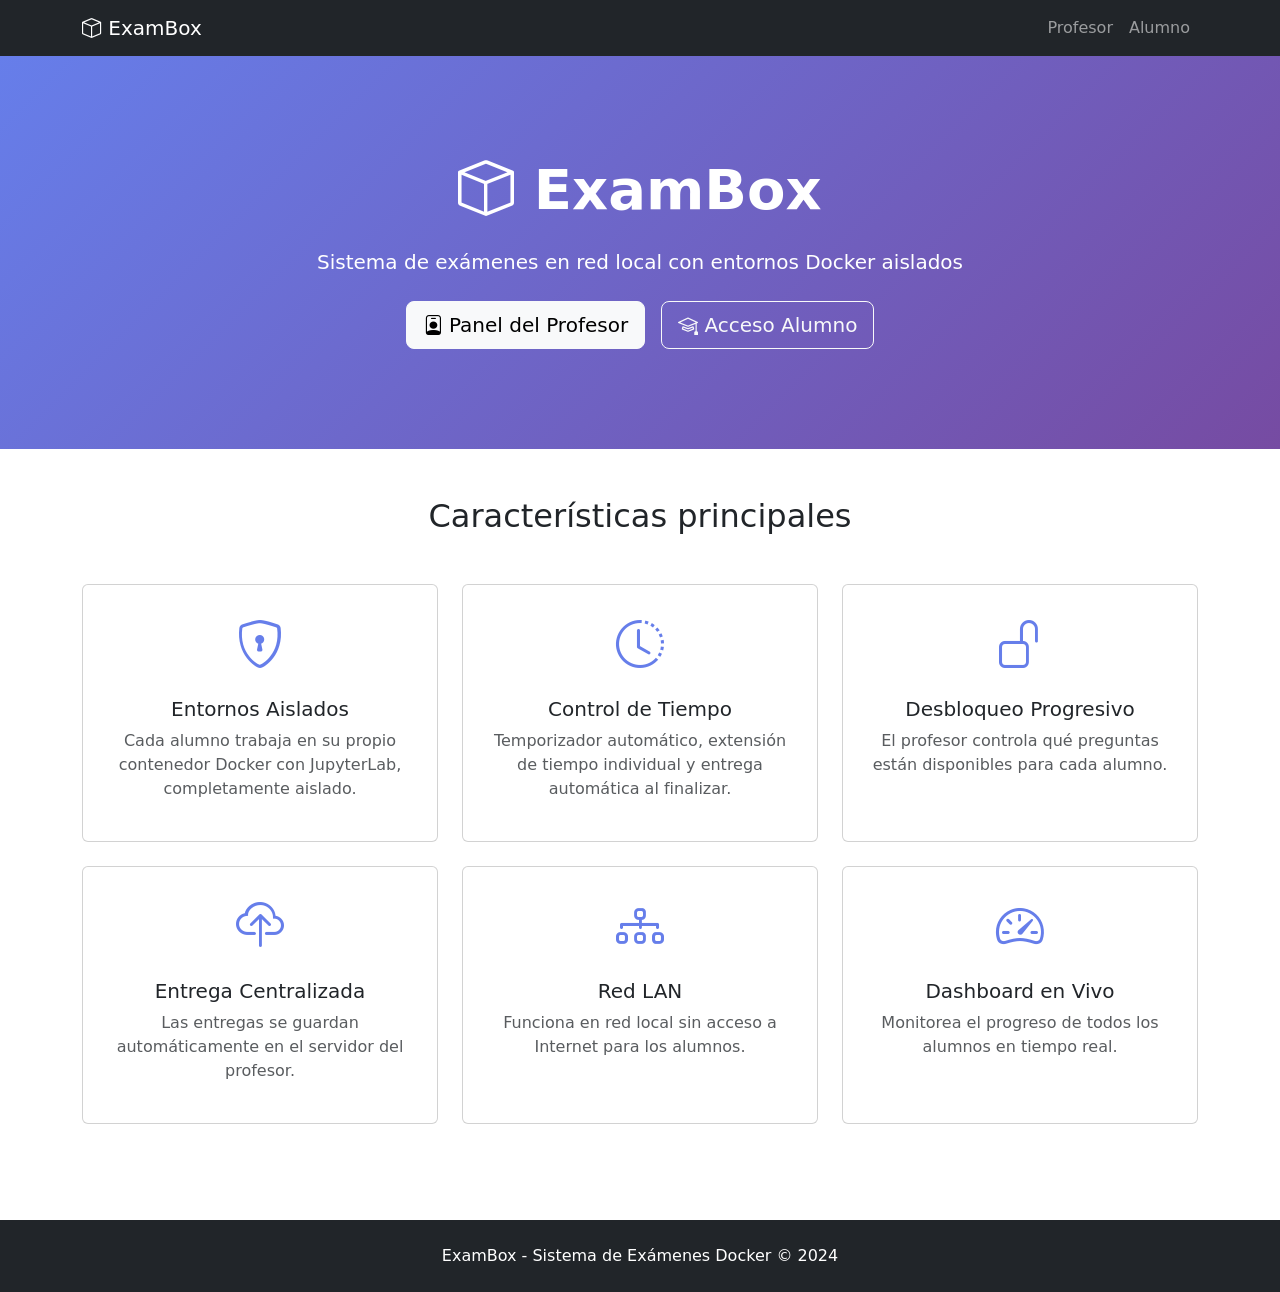
<file: exam-manager/templates/index.html>
<!DOCTYPE html>
<html lang="es">
<head>
    <meta charset="UTF-8">
    <meta name="viewport" content="width=device-width, initial-scale=1.0">
    <title>ExamBox - Sistema de Exámenes</title>
    <link href="https://cdn.jsdelivr.net/npm/bootstrap@5.3.2/dist/css/bootstrap.min.css" rel="stylesheet">
    <link rel="stylesheet" href="https://cdn.jsdelivr.net/npm/bootstrap-icons@1.11.1/font/bootstrap-icons.css">
    <style>
        .hero {
            background: linear-gradient(135deg, #667eea 0%, #764ba2 100%);
            color: white;
            padding: 100px 0;
        }
        .card-feature {
            transition: transform 0.3s;
        }
        .card-feature:hover {
            transform: translateY(-5px);
        }
        .icon-large {
            font-size: 3rem;
            color: #667eea;
        }
    </style>
</head>
<body>
    <nav class="navbar navbar-expand-lg navbar-dark bg-dark">
        <div class="container">
            <a class="navbar-brand" href="/">
                <i class="bi bi-box"></i> ExamBox
            </a>
            <div class="navbar-nav ms-auto">
                <a class="nav-link" href="/professor/exams">Profesor</a>
                <a class="nav-link" href="/student">Alumno</a>
            </div>
        </div>
    </nav>

    <section class="hero text-center">
        <div class="container">
            <h1 class="display-4 fw-bold mb-4">
                <i class="bi bi-box"></i> ExamBox
            </h1>
            <p class="lead mb-4">
                Sistema de exámenes en red local con entornos Docker aislados
            </p>
            <div class="d-flex justify-content-center gap-3">
                <a href="/professor/exams" class="btn btn-light btn-lg">
                    <i class="bi bi-person-badge"></i> Panel del Profesor
                </a>
                <a href="/student" class="btn btn-outline-light btn-lg">
                    <i class="bi bi-mortarboard"></i> Acceso Alumno
                </a>
            </div>
        </div>
    </section>

    <section class="py-5">
        <div class="container">
            <h2 class="text-center mb-5">Características principales</h2>
            <div class="row g-4">
                <div class="col-md-4">
                    <div class="card card-feature h-100 text-center p-4">
                        <i class="bi bi-shield-lock icon-large mb-3"></i>
                        <h5>Entornos Aislados</h5>
                        <p class="text-muted">Cada alumno trabaja en su propio contenedor Docker con JupyterLab, completamente aislado.</p>
                    </div>
                </div>
                <div class="col-md-4">
                    <div class="card card-feature h-100 text-center p-4">
                        <i class="bi bi-clock-history icon-large mb-3"></i>
                        <h5>Control de Tiempo</h5>
                        <p class="text-muted">Temporizador automático, extensión de tiempo individual y entrega automática al finalizar.</p>
                    </div>
                </div>
                <div class="col-md-4">
                    <div class="card card-feature h-100 text-center p-4">
                        <i class="bi bi-unlock icon-large mb-3"></i>
                        <h5>Desbloqueo Progresivo</h5>
                        <p class="text-muted">El profesor controla qué preguntas están disponibles para cada alumno.</p>
                    </div>
                </div>
                <div class="col-md-4">
                    <div class="card card-feature h-100 text-center p-4">
                        <i class="bi bi-cloud-upload icon-large mb-3"></i>
                        <h5>Entrega Centralizada</h5>
                        <p class="text-muted">Las entregas se guardan automáticamente en el servidor del profesor.</p>
                    </div>
                </div>
                <div class="col-md-4">
                    <div class="card card-feature h-100 text-center p-4">
                        <i class="bi bi-diagram-3 icon-large mb-3"></i>
                        <h5>Red LAN</h5>
                        <p class="text-muted">Funciona en red local sin acceso a Internet para los alumnos.</p>
                    </div>
                </div>
                <div class="col-md-4">
                    <div class="card card-feature h-100 text-center p-4">
                        <i class="bi bi-speedometer2 icon-large mb-3"></i>
                        <h5>Dashboard en Vivo</h5>
                        <p class="text-muted">Monitorea el progreso de todos los alumnos en tiempo real.</p>
                    </div>
                </div>
            </div>
        </div>
    </section>

    <footer class="bg-dark text-white py-4 mt-5">
        <div class="container text-center">
            <p class="mb-0">ExamBox - Sistema de Exámenes Docker &copy; 2024</p>
        </div>
    </footer>

    <script src="https://cdn.jsdelivr.net/npm/bootstrap@5.3.2/dist/js/bootstrap.bundle.min.js"></script>
</body>
</html>
</file>
